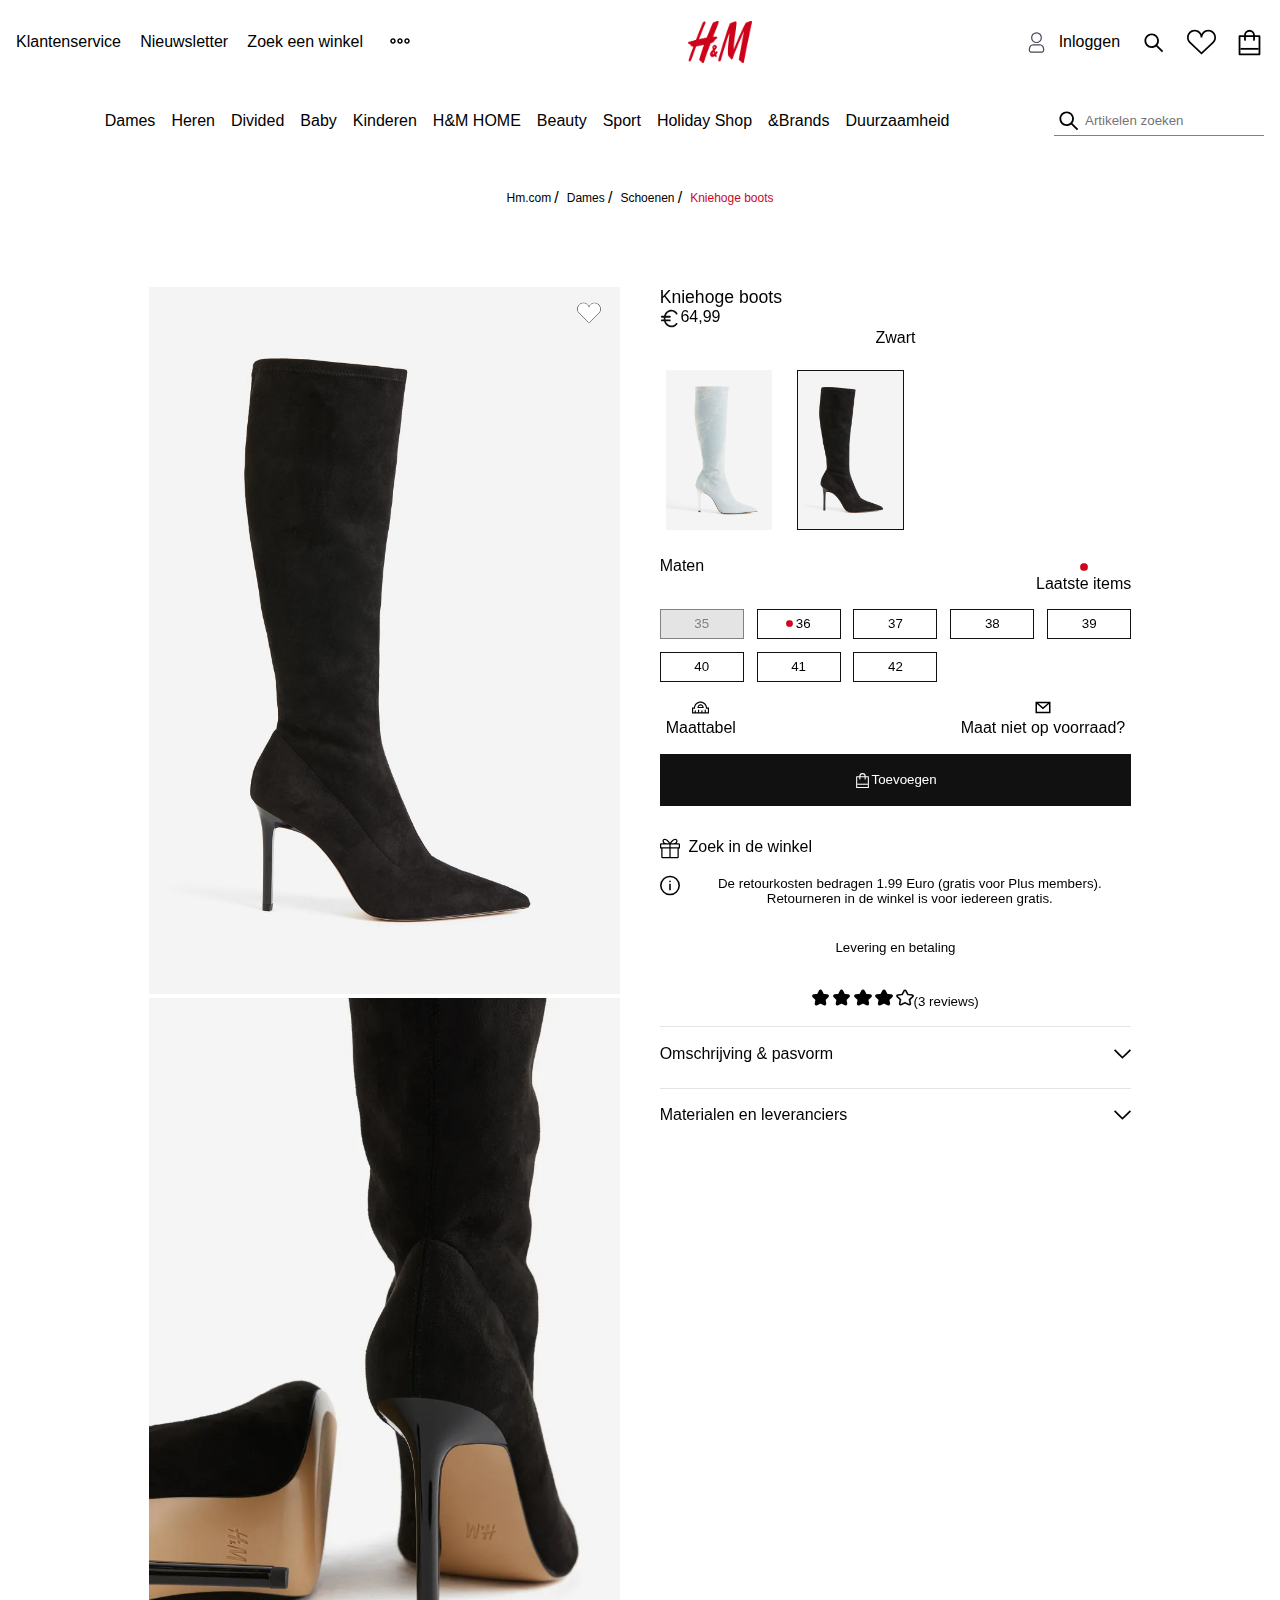
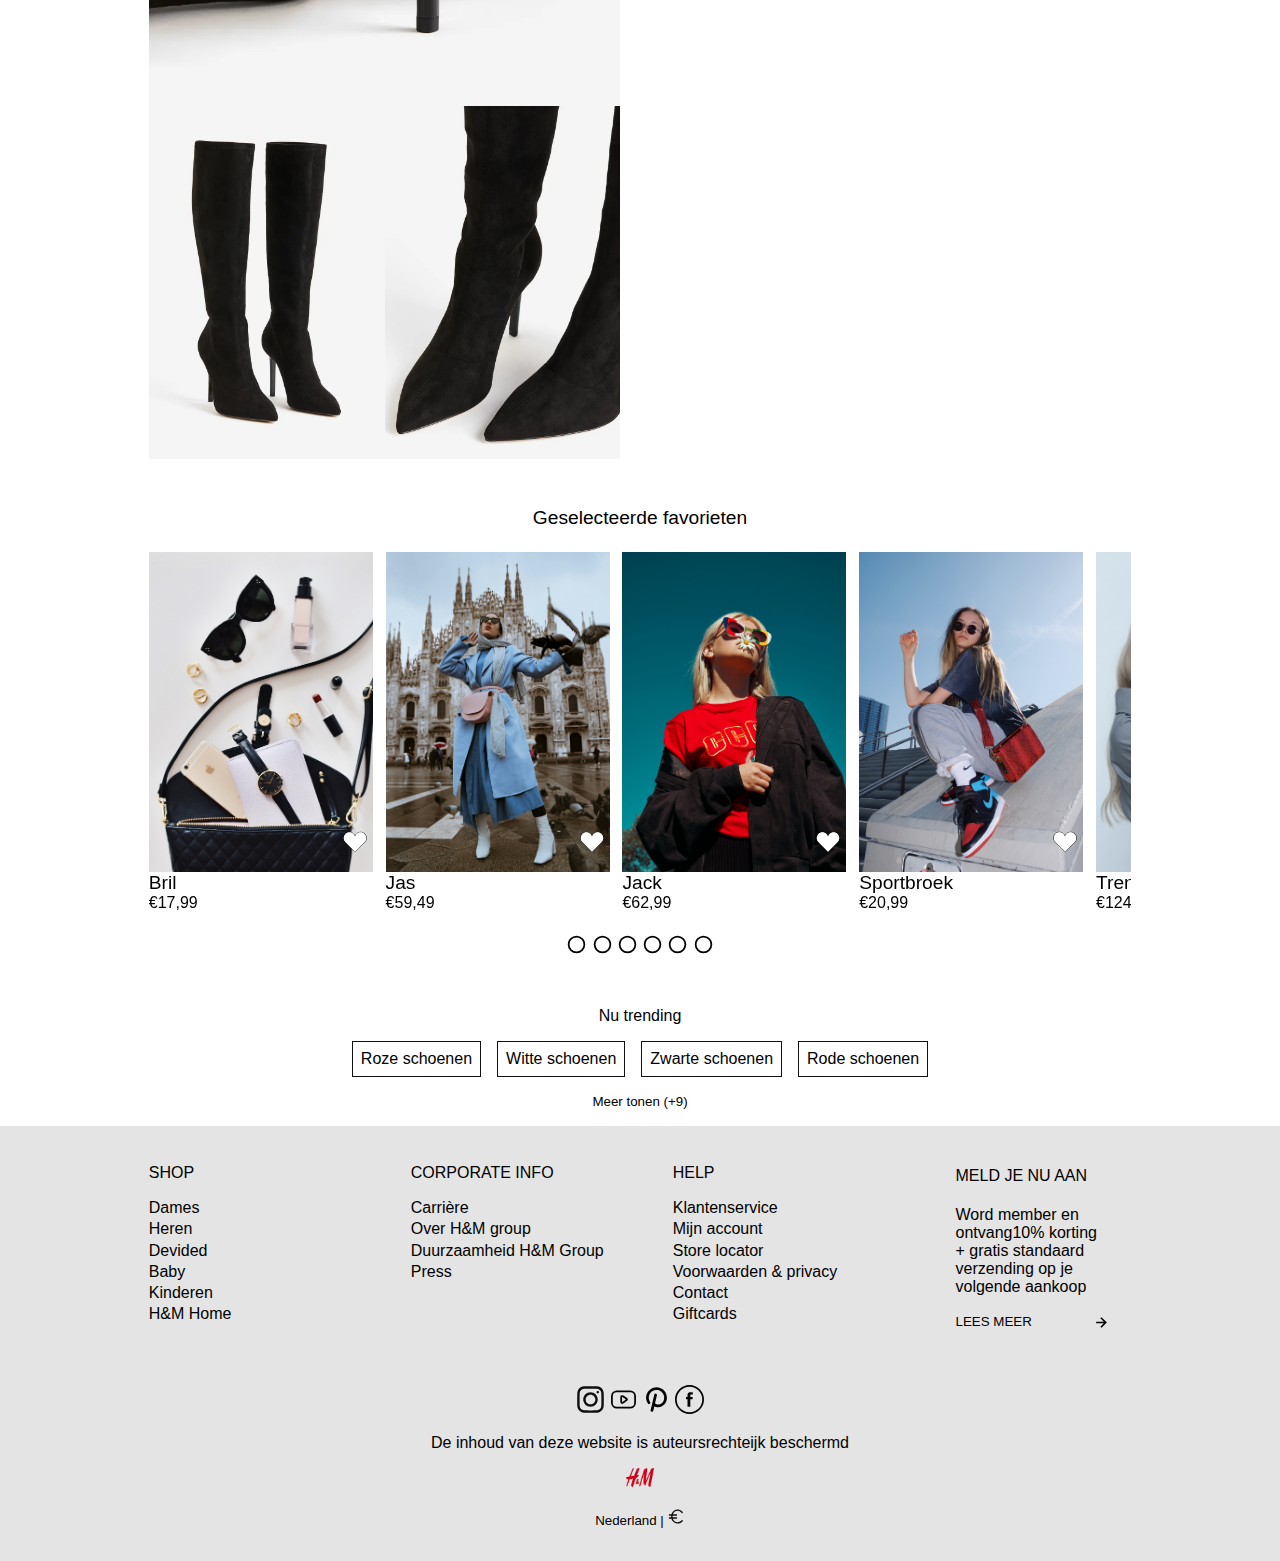
<file: item-page.html>
<!DOCTYPE html>
<html lang="nl">
  <head>
    <meta charset="UTF-8" />
    <meta name="author" content="jouw naam" />
    <meta name="viewport" content="width=device-width, initial-scale=1" />

    <title>H&M - Kniehoge boots | H&M NL</title>

    <link href="styles/style.css" rel="stylesheet" />
    <link rel="icon" type="image/svg+xml" href="images/icons/H&M-Logo.png" />
  </head>

  <body>
    <a href="#main-content" class="skip-to-content">Skip to content</a>
    <header class="header">
      <nav class="nav">
        <ul class="nav-menu">
          <li class="hamburger-menu">
            <button><img class="icon" src="./images/icons/menu.svg" /></button>
          </li>
          <li class="hamburger-menu-item">
            <a href="#" title="bezoek klantenservicepagina">Klantenservice</a>
          </li>
          <li class="hamburger-menu-item">
            <a href="#" title="ga naar de aanmeldpagina voor de nieuweletter"
              >Nieuwsletter</a
            >
          </li>
          <li class="hamburger-menu-item">
            <a href="#" title="bekijk onze winkels inde buurt"
              >Zoek een winkel</a
            >
          </li>
          <li class="hamburger-menu-item">
            <button>
              <img class="icon" src="./images/icons/menu-dots.svg" />
            </button>
          </li>
          <li class="hamburger-menu">
            <a href="index.html" title="ga naar de homepagina"
              ><img class="icon" alt="" src="./images/icons/H&M-Logo.png"
            /></a>
          </li>
        </ul>

        <a
          class="hamburger-menu-item"
          href="index.html"
          title="ga naar de homepagina"
          ><img class="icon-logo" alt="" src="./images/icons/H&M-Logo.png"
        /></a>

        <ul class="nav-menu">
          <li>
            <a href="#" title="bekijk je account"
              ><img class="icon" alt="" src="./images/icons/user.svg" /><span
                >Inloggen</span
              ></a
            >
          </li>
          <li>
            <a href="#" title="zoek op trefwoord"
              ><img class="icon" alt="" src="./images/icons/search.svg"
            /></a>
          </li>
          <li>
            <a href="#" title="bekijk opgeslagen favorieten"
              ><img class="icon" alt="" src="./images/icons/heart.svg"
            /></a>
          </li>
          <li>
            <a href="#" title="bekijk je winkelwagen"
              ><img class="icon" alt="" src="./images/icons/shopping-bag.svg"
            /></a>
          </li>
        </ul>
      </nav>

      <nav class="hamburger-nav hamburger-menu-item nav">
        <ul class="nav-menu">
          <li>
            <a href="#" title="bekijk onze collectie voor dames">Dames</a>
          </li>
          <li>
            <a href="#" title="bekijk onze collectie voor heren">Heren</a>
          </li>
          <li>
            <a href="#" title="bekijk onze divided collectie">Divided</a>
          </li>
          <li>
            <a href="#" title="bekijk onze collectie voor babies">Baby</a>
          </li>
          <li>
            <a href="#" title="bekijk onze collectie voor kinderen">Kinderen</a>
          </li>
          <li>
            <a href="#" title="bekijk onze collectie voor huis">H&M HOME</a>
          </li>
          <li>
            <a href="#" title="bekijk onze beauty artikelen">Beauty</a>
          </li>
          <li>
            <a href="#" title="bekijk onze collectie voor sporters">Sport</a>
          </li>
          <li>
            <a href="#" title="bekijk onze holiday collectie">Holiday Shop</a>
          </li>
          <li>
            <a href="#" title="bekijk alle brands">&Brands</a>
          </li>
          <li>
            <a href="#" title="lees meer over duurzaamheid">Duurzaamheid</a>
          </li>
        </ul>

        <div class="input-container">
          <img class="icon" src="./images/icons/search.svg" alt="" /><input
            type="text"
            placeholder="Artikelen zoeken"
          />
        </div>
      </nav>
    </header>

    <main class="main">
      <div class="container">
        <section class="added-article-section" id="added-article-notifcation">
          <p>Winkelmandje (1)</p>
          <section class="added-article">
            <img src="./images/pictures/boots-pic1.jpeg" alt="kniehoge boots" />
            <section class="added-article-description">
              <h2>Kniehoge boots</h2>
              <div class="description-info">
                <p>€</p>
                <p>64,99</p>
              </div>
              <p>Aantal: 1</p>
              <p>Kleur: Zwart</p>
              <p>Maat: 37</p>
            </section>
          </section>
        </section>

        <ul class="breadcrumb">
          <li><a title="link naar de homepagina">Hm.com</a></li>
          <li><a title="bekijk onze collectie voor dames"> Dames</a></li>
          <li><a title="bekijk onze schoenen"> Schoenen</a></li>
          <li><a title="huidige pagina"> Kniehoge boots</a></li>
        </ul>

        <section class="item-container">
          <section class="item-main-image-section">
            <img
              class="item-main-image"
              src="./images/pictures/boots-pic1.jpeg"
              alt="black boot on heels"
            /><button
              title="save article as favorite"
              class="absolute-like-button"
            >
              <img
                class="icon"
                src="./images/icons/heart-filled-white.svg"
                alt=""
              />
            </button>
          </section>
          <section class="description-block description-padding">
            <div class="description-container">
              <h1>Kniehoge boots</h1>
              <div class="description-info">
                <img class="nav-icon" src="./images/icons/euro.svg" alt="" />
                <p>64,99</p>
              </div>

              <section class="center-items">
                <h3>Zwart</h3>
                <section class="carousel carousel-small">
                  <button>
                    <img
                      class="carousel-image color-select-image"
                      src="./images/pictures/boots-pic5.jpeg"
                      alt="boots denimblue"
                    />
                  </button>
                  <button>
                    <img
                      class="carousel-image color-select-image color-selected-image"
                      src="./images/pictures/boots-pic1.jpeg"
                      alt="boots black"
                    />
                  </button>
                </section>

                <section class="size-section">
                  <section class="content-space-between">
                    <p>Maten</p>
                    <section class="row-items">
                      <img
                        class="small-icon"
                        src="./images/icons/red-circle.svg"
                        alt=""
                      />
                      <p>Laatste items</p>
                    </section>
                  </section>

                  <section class="size-buttons">
                    <button class="size-button size-button-off">35</button>
                    <!-- "stock icon" class default: display:none -->
                    <button class="size-button">
                      <img
                        class="small-icon"
                        src="./images/icons/red-circle.svg"
                        alt=""
                      /><span>36</span>
                    </button>
                    <button class="size-button">37</button>
                    <button class="size-button">38</button>
                    <button class="size-button">39</button>
                    <button class="size-button">40</button>
                    <button class="size-button">41</button>
                    <button class="size-button">42</button>
                  </section>

                  <section class="content-space-between">
                    <button class="row-items" title="open de maattabel">
                      <img
                        class="nav-icon"
                        src="./images/icons/ruler.svg"
                        alt=""
                      />
                      <p>Maattabel</p>
                    </button>
                    <button
                      class="row-items"
                      title="open een venster om een brief te krijgen wanneer je maat weer op vooraad is"
                    >
                      <img
                        class="nav-icon"
                        src="./images/icons/mail.svg"
                        alt=""
                      />
                      <p>Maat niet op voorraad?</p>
                    </button>
                  </section>
                  <button class="add-to-list-button row-items" id="add-button">
                    <img
                      class="nav-icon"
                      src="./images/icons/shopping-bag-white.svg"
                      alt=""
                    /><span>Toevoegen</span>
                  </button>
                </section>

                <section class="additional-info-section">
                  <section class="row-items">
                    <img
                      class="nav-icon"
                      src="./images/icons/present.svg"
                      alt=""
                    /><a title="zoek een winkel in de buurt"
                      >Zoek in de winkel</a
                    >
                  </section>

                  <section class="row-items">
                    <img
                      class="nav-icon"
                      src="./images/icons/info.svg"
                      alt=""
                    /><button title="lees over de retourvoorwaarden">
                      De retourkosten bedragen 1.99 Euro (gratis voor Plus
                      members). Retourneren in de winkel is voor iedereen
                      gratis.
                    </button>
                  </section>
                </section>
                <button title="lees meer over levering en betaling">
                  Levering en betaling
                </button>

                <section class="additional-info-section">
                  <button class="row-items" title="beoordeel het product">
                    <img
                      class="nav-icon"
                      src="./images/icons/star-filled.svg"
                      alt=""
                    />
                    <img
                      class="nav-icon"
                      src="./images/icons/star-filled.svg"
                      alt=""
                    />
                    <img
                      class="nav-icon"
                      src="./images/icons/star-filled.svg"
                      alt=""
                    />
                    <img
                      class="nav-icon"
                      src="./images/icons/star-filled.svg"
                      alt=""
                    />
                    <img
                      class="nav-icon"
                      src="./images/icons/star-empty.svg"
                      alt=""
                    /><span>(3 reviews)</span>
                  </button>

                  <section class="description-padding">
                    <button
                      class="accordion accordion-button light-accordion-button"
                      title="open/sluit omschrijving en pasvorm sectie"
                    >
                      <h2 class="accordion-title">Omschrijving & pasvorm</h2>
                      <img
                        class="nav-icon arrow-down"
                        src="./images/icons/arrow-down.svg"
                        alt=""
                      /><img
                        class="nav-icon arrow-up"
                        src="./images/icons/arrow-up.svg"
                        alt=""
                      />
                    </button>
                    <button
                      class="accordion accordion-button light-accordion-button"
                      title="open/sluit materialen en leveranciers sectie"
                    >
                      <h2 class="accordion-title">
                        Materialen en leveranciers
                      </h2>
                      <img
                        class="nav-icon arrow-down"
                        src="./images/icons/arrow-down.svg"
                        alt=""
                      /><img
                        class="nav-icon arrow-up"
                        src="./images/icons/arrow-up.svg"
                        alt=""
                      />
                    </button>
                  </section>
                </section>
              </section>
            </div>
          </section>
          <section class="item-pictures">
            <img
              class="item-main-image"
              src="./images/pictures/boots-pic2.webp"
              alt="boot black sideview"
            /><img src="./images/pictures/boots-pic3.webp" />
            <img src="./images/pictures/boots-pic4.webp" />
          </section>
        </section>

        <section class="center-items">
          <h2>Geselecteerde favorieten</h2>
          <section class="carousel">
            <div class="carousel-square">
              <a href="#" title="ga naar de pagina van dit artikel">
                <figure class="carousel-item" id="carousel-2-item-1">
                  <img
                    class="carousel-image"
                    src="./images/pictures/accessoires.jpg"
                    alt=""
                  />
                  <figcaption class="carousel-item-description">
                    <h2>Bril</h2>
                    <div class="description-info">
                      <p>€</p>
                      <p>17,99</p>
                    </div>
                  </figcaption>
                </figure>
              </a>
              <button class="carousel-like-button" title="sla op als favoriet">
                <img
                  class="icon"
                  src="./images/icons/heart-filled-white.svg"
                  alt=""
                />
              </button>
            </div>

            <div class="carousel-square">
              <a href="#" title="ga naar de pagina van dit artikel">
                <figure class="carousel-item" id="carousel-2-item-2">
                  <img
                    class="carousel-image"
                    src="./images/pictures/coat.jpg"
                    alt=""
                  />
                  <figcaption class="carousel-item-description">
                    <h2>Jas</h2>
                    <div class="description-info">
                      <p>€</p>
                      <p>59,49</p>
                    </div>
                  </figcaption>
                </figure></a
              >
              <button class="carousel-like-button" title="sla op als favoriet">
                <img
                  class="icon"
                  src="./images/icons/heart-filled-white.svg"
                  alt=""
                />
              </button>
            </div>

            <div class="carousel-square">
              <a href="#" title="ga naar de pagina van dit artikel">
                <figure class="carousel-item" id="carousel-2-item-3">
                  <img
                    class="carousel-image"
                    src="./images/pictures/jacket.jpg"
                    alt=""
                  />
                  <figcaption class="carousel-item-description">
                    <h2>Jack</h2>
                    <div class="description-info">
                      <p>€</p>
                      <p>62,99</p>
                    </div>
                  </figcaption>
                </figure></a
              >
              <button class="carousel-like-button" title="sla op als favoriet">
                <img
                  class="icon"
                  src="./images/icons/heart-filled-white.svg"
                  alt=""
                />
              </button>
            </div>

            <div class="carousel-square">
              <a href="#" title="ga naar de pagina van dit artikel">
                <figure class="carousel-item" id="carousel-2-item-4">
                  <img
                    class="carousel-image"
                    src="./images/pictures/pants.jpg"
                    alt="sportbroek"
                  />
                  <figcaption class="carousel-item-description">
                    <h2>Sportbroek</h2>
                    <div class="description-info">
                      <p>€</p>
                      <p>20,99</p>
                    </div>
                  </figcaption>
                </figure></a
              >
              <button class="carousel-like-button" title="sla op als favoriet">
                <img
                  class="icon"
                  src="./images/icons/heart-filled-white.svg"
                  alt=""
                />
              </button>
            </div>

            <div class="carousel-square">
              <a href="#" title="ga naar de pagina van dit artikel">
                <figure class="carousel-item" id="carousel-2-item-5">
                  <img
                    class="carousel-image"
                    src="./images/pictures/trench.jpg"
                    alt="trenchcoat"
                  />
                  <figcaption class="carousel-item-description">
                    <h2>Trenchcoat</h2>
                    <div class="description-info">
                      <p>€</p>
                      <p>124,99</p>
                    </div>
                  </figcaption>
                </figure></a
              >
              <button class="carousel-like-button" title="sla op als favoriet">
                <img
                  class="icon"
                  src="./images/icons/heart-filled-white.svg"
                  alt=""
                />
              </button>
            </div>

            <div class="carousel-square">
              <a href="#" title="ga naar de pagina van dit artikel">
                <figure class="carousel-item" id="carousel-2-item-6">
                  <img
                    class="carousel-image"
                    src="./images/pictures/sweater.jpg"
                    alt="cashmere trui"
                  />
                  <figcaption class="carousel-item-description">
                    <h2>Cashmere trui</h2>
                    <div class="description-info">
                      <p>€</p>
                      <p>50,99</p>
                    </div>
                  </figcaption>
                </figure></a
              >
              <button class="carousel-like-button" title="sla op als favoriet">
                <img
                  class="icon"
                  src="./images/icons/heart-filled-white.svg"
                  alt=""
                />
              </button>
            </div>
          </section>

          <section class="links">
            <a href="#carousel-2-item-1" title="bekijk het eerste product"
              ><img class="nav-icon" src="./images/icons/nav-circle.svg"
            /></a>
            <a href="#carousel-2-item-2" title="bekijk het tweede product"
              ><img class="nav-icon" src="./images/icons/nav-circle.svg"
            /></a>
            <a href="#carousel-2-item-3" title="bekijk het derde product"
              ><img class="nav-icon" src="./images/icons/nav-circle.svg"
            /></a>
            <a href="#carousel-2-item-4" title="bekijk het vierde product"
              ><img class="nav-icon" src="./images/icons/nav-circle.svg"
            /></a>
            <a href="#carousel-2-item-5" title="bekijk het vijfde product"
              ><img class="nav-icon" src="./images/icons/nav-circle.svg"
            /></a>
            <a href="#carousel-2-item-6" title="bekijk het zesde product"
              ><img class="nav-icon" src="./images/icons/nav-circle.svg"
            /></a>
          </section>
        </section>

        <section class="center-items">
          <h3>Nu trending</h3>
          <section class="spreaded-items">
            <a class="size-button" title="bekijk roze schoenen">
              Roze schoenen
            </a>
            <a class="size-button" title="bekijk witte schoenen">
              Witte schoenen
            </a>
            <a class="size-button" title="bekijk zwarte schoenen">
              Zwarte schoenen
            </a>
            <a class="size-button" title="bekijk rode schoenen">
              Rode schoenen
            </a>
          </section>
          <button>Meer tonen (+9)</button>
        </section>
      </div>
    </main>

    <footer class="footer">
      <section class="footer-container">
        <section class="footer-elements">
          <section class="button-section">
            <button
              class="accordion accordion-button"
              title="open/sluit shop sectie"
            >
              <h2 class="accordion-title uppercase-title">Shop</h2>
              <img
                class="nav-icon arrow-down"
                src="./images/icons/arrow-down.svg"
                alt=""
              /><img
                class="nav-icon arrow-up"
                src="./images/icons/arrow-up.svg"
                alt=""
              />
            </button>
            <ul class="panel">
              <li>
                <a href="#" title="bekijk onze collectie voor dames">Dames</a>
              </li>
              <li>
                <a href="#" title="bekijk onze collectie voor heren">Heren</a>
              </li>
              <li>
                <a href="#" title="bekijk onze divided collectie">Devided</a>
              </li>
              <li>
                <a href="#" title="bekijk onze collectie voor babies">Baby</a>
              </li>
              <li>
                <a href="#" title="bekijk onze collectie voor kinderen"
                  >Kinderen</a
                >
              </li>
              <li>
                <a href="#" title="bekijk onze H&M Home collectie">H&M Home</a>
              </li>
            </ul>
          </section>

          <section class="button-section">
            <button
              class="accordion accordion-button"
              title="open/sluit zakelijke sectie"
            >
              <h2 class="accordion-title uppercase-title">Corporate info</h2>
              <img
                class="nav-icon arrow-down"
                src="./images/icons/arrow-down.svg"
                alt=""
              /><img
                class="nav-icon arrow-up"
                src="./images/icons/arrow-up.svg"
                alt=""
              />
            </button>
            <ul class="panel">
              <li>
                <a href="#" title="bekijk onze vacatures">Carrière</a>
              </li>
              <li>
                <a href="#" title="lees meer over H&M Group">Over H&M group</a>
              </li>
              <li>
                <a href="#" title="lees meer over duurzaamheid"
                  >Duurzaamheid H&M Group</a
                >
              </li>
              <li>
                <a href="#" title="lees meer over press">Press</a>
              </li>
            </ul>
          </section>

          <section class="button-section">
            <button
              class="accordion accordion-button"
              title="open/sluit help sectie"
            >
              <h2 class="accordion-title uppercase-title">Help</h2>
              <img
                class="nav-icon arrow-down"
                src="./images/icons/arrow-down.svg"
                alt=""
              /><img
                class="nav-icon arrow-up"
                src="./images/icons/arrow-up.svg"
                alt=""
              />
            </button>
            <ul class="panel">
              <li>
                <a href="#" title="bezoek klantenservicepagina"
                  >Klantenservice</a
                >
              </li>
              <li>
                <a href="#" title="ga naa mijn account">Mijn account</a>
              </li>
              <li>
                <a href="#" title="bekijk onze winkels in de buurt"
                  >Store locator</a
                >
              </li>
              <li>
                <a href="#" title="lees over voorwaarden en privacy"
                  >Voorwaarden & privacy</a
                >
              </li>
              <li>
                <a href="#" title="ga naar contactpagina">Contact</a>
              </li>
              <li>
                <a href="#" title="bekijk onze cadeaukaarten">Giftcards</a>
              </li>
            </ul>
          </section>

          <section class="button-section button-section-style">
            <h2
              class="uppercase-title accordion-title accordion-button accordion footer-h2"
            >
              Meld je nu aan
            </h2>
            <p>
              Word member en ontvang10% korting + gratis standaard verzending op
              je volgende aankoop
            </p>

            <button class="accordion-button">
              <a href="#" class="link-title uppercase-title">Lees meer</a
              ><img
                class="nav-icon"
                src="./images/icons/arrow-right.svg"
                alt=""
              />
            </button>
          </section>
        </section>

        <section class="social-media">
          <a href="#" title="bezoek onze instagrampagina">
            <img class="icon" src="./images/icons/instagram.svg" alt="" />
          </a>
          <a href="#" title="bezoek onze youtube-pagina">
            <img class="icon" src="./images/icons/youtube.svg" alt="" />
          </a>
          <a href="#" title="bezoek onze pinterestpagina">
            <img class="icon" src="./images/icons/pinterest.svg" alt="" />
          </a>
          <a href="#" title="bezoek onze fecebookpagina">
            <img class="icon" src="./images/icons/facebook.svg" alt="" />
          </a>
        </section>
        <p>De inhoud van deze website is auteursrechteijk beschermd</p>

        <a href="" title="ga naar de homepagina">
          <img class="icon" src="./images/icons/H&M-Logo.png" alt="" />
        </a>

        <button aria-label="Ga naar de landenpagina">
          <span>Nederland | </span
          ><img class="nav-icon" src="./images/icons/euro.svg" alt="" />
        </button>
      </section>
    </footer>

    <script defer src="scripts/script.js"></script>
  </body>
</html>
</file>
<file: styles/style.css>
*,
*::after,
*::before {
  box-sizing: border-box;
}

:root {
  --signature-color: #cc071e;
  --background-color: #ffffff;
  --text-color: #111;
  --light-text-color: #fff;
  --black-button: #111;
  --border-selection-color: #111;
  --border-inactive-color: #808080;
  --background-inactive-color: #e4e4e4;
  --light-accent-color: #e4e4e4;
  --beige-accent-color: #faebd7;
}

body,
h1,
h2,
h3,
h4,
p,
ul[class],
ol[class],
li,
figure,
figcaption,
blockquote,
dl,
dd {
  margin: 0;
  font-family: sans-serif;
  font-size: 16px;
  font-weight: 400;
  text-align: center;
}

p,
h1,
h2,
h3,
h4,
h5,
h6 {
  padding: unset;
}

ul,
ol {
  list-style: none;
}

button {
  background-color: unset;
  border: unset;
  cursor: pointer;
}

h1 {
  font-size: 1.1em;
}

h2 {
  font-size: 1.2em;
}

.text-left {
  text-align: start;
}

a {
  text-decoration: none;
  color: unset;
  cursor: pointer;
}

/* skip button bron: ChatGPT*/
.skip-to-content {
  position: absolute;
  top: -40px;
  left: 0;
  padding: 1em;
  text-decoration: none;
  color: var(--text-color);
  z-index: 3;
}

/* zichtbaar maken bij tabben */
.skip-to-content:focus {
  top: 0;
}

.header {
  position: relative;
  background-color: var(--background-color);
  z-index: 3;
  width: 100%;
  max-width: 2400px;
}

.nav {
  display: flex;
  flex-direction: row;
  justify-content: space-between;
  padding: 1.33em 1em;
}

.nav-menu {
  display: flex;
  flex-wrap: wrap;
  align-items: center;
  gap: 1.2em;
  padding: 0;
}

.hamburger-menu-item {
  display: none;
}

.hamburger-nav ul {
  display: flex;
  justify-content: center;
  width: 100%;
  gap: 1em;
}

.hamburger-nav ul li:hover {
  border-bottom: 1px solid var(--border-selection-color);
}

.icon {
  width: 1.8em;
  height: auto;
}

.nav-icon {
  width: 1.3em;
}

.input-container {
  display: flex;
  align-items: center;
  border-bottom: 1px solid var(--border-inactive-color);
}

input {
  border: unset;
}

.container {
  display: flex;
  flex-direction: column;
  align-items: center;
  gap: 1em;
  margin: 0 1.3em;
}

/* homepage */
.promo-article {
  display: flex;
  flex-direction: column;
  align-items: center;
  gap: 1em;
  padding: 1em;
  background-image: url(../images/pictures/red-bg.jpg);
  background-size: cover;
  color: var(--background-color);
  width: 100%;
}

.promo-cta {
  display: flex;
  gap: 0.8em;
  align-items: flex-start;
}

.collab-article {
  position: relative;
  display: flex;
  flex-direction: column;
  align-items: center;
  background-image: url(../images/pictures/promo-pic1.jpg);
  background-size: cover;
  width: 100%;
  padding-top: 30em;
  padding-bottom: 3em;
}

.collab-article img {
  z-index: 2;
  max-height: 3em;
  max-width: 100%;
}

.deco-article {
  display: flex;
  flex-direction: column;
  align-items: center;
  color: var(--background-color);
  background-image: url(../images/pictures/cristmas-deco.png);
  background-size: cover;
  width: 100%;
  padding: 30em 2em 3em 2em;
}

.shoes-article {
  background-image: url(../images/pictures/shoes-pic.png);
  background-size: cover;
  padding-top: 20em;
}

.light-link {
  color: var(--background-color);
}

.light-text {
  color: var(--background-color);
  font-size: 1.6em;
  font-weight: 700;
}

.magazine {
  display: flex;
  flex-direction: column;
  gap: 2em;
  padding: 2.6em;
  background-color: var(--beige-accent-color);
}
.magazine-image {
  max-width: 100%;
  width: 100%;
  object-fit: cover;
  height: 20em;
}

.magazine h2 {
  text-transform: uppercase;
}

.link-section {
  display: flex;
  flex-direction: column;
  gap: 1em;
  align-items: center;
  background-color: var(--background-color);
  padding: 2em 0;
}

/* Grid https://stackoverflow.com/questions/54724693/horizontal-scroll-with-css-grid */
.carousel {
  display: grid;
  grid-auto-flow: column;

  width: 100%;
  overflow-y: hidden;
  /* Remove horizontal scrollbar. Bron: https://www.w3schools.com/howto/howto_css_hide_scrollbars.asp */
  overflow-x: hidden;
  /* scroll-snap-type: x mandatory; */
  scroll-behavior: smooth;
  gap: 0.8em;
  margin: 1.4em 0;
}

.carousel-small {
  overflow: auto;
  max-width: 20em;
  width: 100%;
}

.carousel-item {
  display: flex;
  flex-direction: column;
  scroll-snap-align: start;
}

.carousel-image {
  height: 20em;
  width: 14em;
  object-fit: cover;
}

.carousel-item-description {
  display: flex;
  flex-direction: column;
  align-items: flex-start;
}

.carousel-square {
  position: relative;
  width: min-content;
}

.carousel-like-button {
  position: absolute;
  bottom: 4em;
  right: 0;
  z-index: 2;
}

.carousel-like-button:hover {
  border: 1px solid var(--black-button);
}

.description-info {
  display: flex;
}

.description-padding {
  padding-top: 3em;
}

/* Cropping an image: https://stackoverflow.com/questions/26421274/css-circular-cropping-of-rectangle-image */
.image-cropper {
  width: 6.25em;
  height: 6.25em;
  object-fit: cover;
  overflow: hidden;
  border-radius: 50%;
}

.carousel-container {
  display: flex;
  flex-direction: column;
  gap: 1em;
  width: 100%;
}

.carousel-filters {
  display: flex;
  align-items: flex-start;
  flex-wrap: wrap;
  gap: 1em;
}

.carousel-filter-button {
  padding: 0.75em 1em;
  border-radius: 20px;
  border: 1px solid var(--border-selection-color);
  background-color: var(--background-color);
}

.carousel-filter-button-selected {
  background-color: var(--signature-color);
  color: var(--background-color);
  border: none;
}

.footer {
  background-color: var(--light-accent-color);
  margin-top: 1em;
  padding-bottom: 2em;
  display: flex;
  flex-direction: column;
  justify-content: center;
}

.footer-container {
  display: flex;
  flex-direction: column;
  align-items: center;
  gap: 1em;
  width: 100%;
  max-width: 2400px;
}

footer section .full-options {
  display: none;
}

.subscribe {
  display: flex;
  flex-direction: column;
  gap: 1em;
  padding: 1.3em;
}

.accordion {
  display: flex;
}

ul.panel li {
  text-align: start;
}

.accordion-button {
  display: flex;
  justify-content: space-between;
  width: 100%;
  background-color: unset;
  border: none;
  padding: 1.3em;
}

.panel {
  display: flex;
  flex-direction: column;
  align-items: flex-start;
  width: 100%;
  padding-left: 1.3em;
  gap: 0.2em;
  display: none;
}

.arrow-up {
  display: none;
}

.uppercase-title {
  text-transform: uppercase;
}

.button-section-style {
  padding: 0 1.3em;
}

.footer-h2 {
  padding: 1.3em 0;
  font-size: 1em;
}

.link-title:hover {
  text-decoration: underline;
}

.accordion-selected {
  color: (var(--signature-color));
}

.accordion.accordion-selected + .panel {
  display: flex;
}

/* page 2 */

.breadcrumb {
  display: flex;
  content: "/";
  padding: 2em 0;
  gap: 0.2em;
}

.breadcrumb li a {
  font-size: 0.75em;
}

.breadcrumb li:last-child a {
  color: var(--signature-color);
}
/* 
.breadcrumb-item{
	font-size: 0.75em;
} */

ul.breadcrumb li + li:before {
  content: "/";
}

.item-main-image-section {
  position: relative;
}

.item-main-image {
  width: 100%;
}

.absolute-like-button {
  position: absolute;
  z-index: 2;
  right: 1em;
  top: 1em;
}

.description-block {
  display: flex;
  flex-direction: column;
  align-items: flex-start;
  gap: 0.2em;
  width: 100%;
}

.color-select-image {
  height: 12em;
  width: auto;
}

.color-selected-image {
  border: 1px solid var(--border-selection-color);
}

.small-icon {
  height: 0.5em;
  width: auto;
}

.center-items {
  display: flex;
  flex-direction: column;
  align-items: center;
  width: 100%;
}

.content-space-between {
  display: flex;
  justify-content: space-between;
}

.breadcrumb li {
  display: flex;
  align-items: center;
  gap: 0.5em;
}

.nav-menu li a {
  display: flex;
  align-items: center;
  gap: 0.5em;
}

.size-section {
  display: flex;
  flex-direction: column;
  width: 100%;
  gap: 1em;
}

.size-buttons {
  display: grid;
  grid-template-columns: repeat(5, 1fr);
  gap: 0.8em;
}

.size-button {
  display: flex;
  justify-content: center;
  align-items: center;
  border: 1px solid var(--border-selection-color);
  padding: 0.5em;
  gap: 0.2em;
  min-width: max-content;
}

/* changing color */
.size-button:active,
.size-button:focus {
  color: var(--light-text-color);
  background-color: var(--black-button);
}

.size-button-off {
  background-color: var(--background-inactive-color);
  color: var(--border-inactive-color);
  border: 1px solid var(--border-inactive-color);
}

.add-to-list-button {
  display: flex;
  justify-content: center;
  background-color: var(--black-button);
  color: var(--light-text-color);
  padding: 1.3em;
}

.additional-info-section {
  display: flex;
  flex-direction: column;
  text-align: start;
  width: 100%;
  gap: 1em;
  padding: 2em 0;
}

.additional-info-section section {
  display: flex;
  align-items: flex-start;
  gap: 0.5em;
}

.additional-info-section .description-padding {
  display: flex;
  flex-direction: column;
  gap: 0.5em;
}

.light-accordion-button {
  padding: 1.2em 0;
  border-top: 1px solid var(--light-accent-color);
}

.item-pictures {
  display: flex;
  flex-direction: row;
  flex-wrap: wrap;
}

.item-pictures img {
  width: 100%;
}

.item-pictures img:nth-child(n + 2) {
  width: 50%;
}

.spreaded-items {
  display: flex;
  flex-wrap: wrap;
  justify-content: center;
  gap: 1em;
  padding: 1em 0;
}

.item-container {
  display: flex;
  flex-direction: column;
}

.added-article-section {
  background-color: var(--background-color);
  position: absolute;
  display: flex;
  flex-direction: column;
  gap: 1em;
  top: 0;
  right: 0;
  padding: 2em;
  z-index: 0;
  opacity: 0;
  transition: opacity 1s ease-in-out;
}

.added-article-show {
  display: flex;
  z-index: 3;
  opacity: 1;
  transition: opacity 0.5s ease-in-out;
}

.added-article {
  display: flex;
  gap: 1em;
}

.added-article-description {
  display: flex;
  flex-direction: column;
  align-items: start;
  gap: 0.2em;
}

.added-article-section img {
  height: 10em;
}

/* media query */

@media (min-width: 768px) {
  .item-container {
    display: grid;
    grid-template-columns: repeat(2, 48%); /* 2 columns, 40% */
    grid-gap: 0;
    justify-content: space-between;
  }

  .description-block {
    grid-column: span 1;
    grid-row: span 2; /* 2 heights */
    order: 2;
    position: relative;
  }

  .description-container {
    display: flex;
    flex-direction: column;
    align-items: flex-start;
    position: sticky;
    top: 0;
    width: 100%;
  }

  .description-padding {
    padding: unset;
  }

  .item-pictures {
    grid-column: span 1;
    grid-row: span 1;
    order: 3;
  }

  .item-main-image-section {
    grid-column: span 1; /* 50% width */
    grid-row: span 1; /* 1 height */
    order: 1;
  }

  .carousel-small {
    width: 100%;
    max-width: 100%;
    overflow: auto;
    justify-content: flex-start;
  }

  .footer-elements {
    display: flex;
    flex-direction: row;
    justify-content: space-between;
    padding: 1.3em;
  }

  footer .accordion img {
    display: none;
  }

  .footer .panel {
    display: flex;
    padding: unset;
  }

  .accordion-button {
    padding: 1.3em 0;
  }

  /* alle elementen aanspreken */
  .button-section > * {
    text-align: start;
  }
  .button-section {
    display: flex;
    flex-direction: column;
    align-items: start;
    width: 20%;
  }
}

@media (min-width: 1022px) {
  .hamburger-menu-item {
    display: flex;
  }

  .container {
    gap: 3em;
  }

  .hamburger-menu {
    display: none;
  }

  .hamburger-nav {
    display: flex;
    gap: 1em;
  }

  .header {
    display: inline-block;
    position: relative;
  }

  .icon-logo {
    width: 4em;
    height: auto;
  }

  .container {
    padding: 0 8em;
  }

  .magazine {
    padding-left: 8em;
    padding-right: 8em;
  }

  .footer-container {
    padding: 0 8em;
  }

  .collab-article {
    background-position-y: 20%;
  }

  .deco-article {
    background-position-y: 50%;
  }

  .shoes-article {
    background-position-y: top;
  }
}

@media (min-width: 1440px) {
  .container {
    padding: 0 20em;
  }

  .magazine {
    padding-left: 20em;
    padding-right: 20em;
  }
}
</file>
